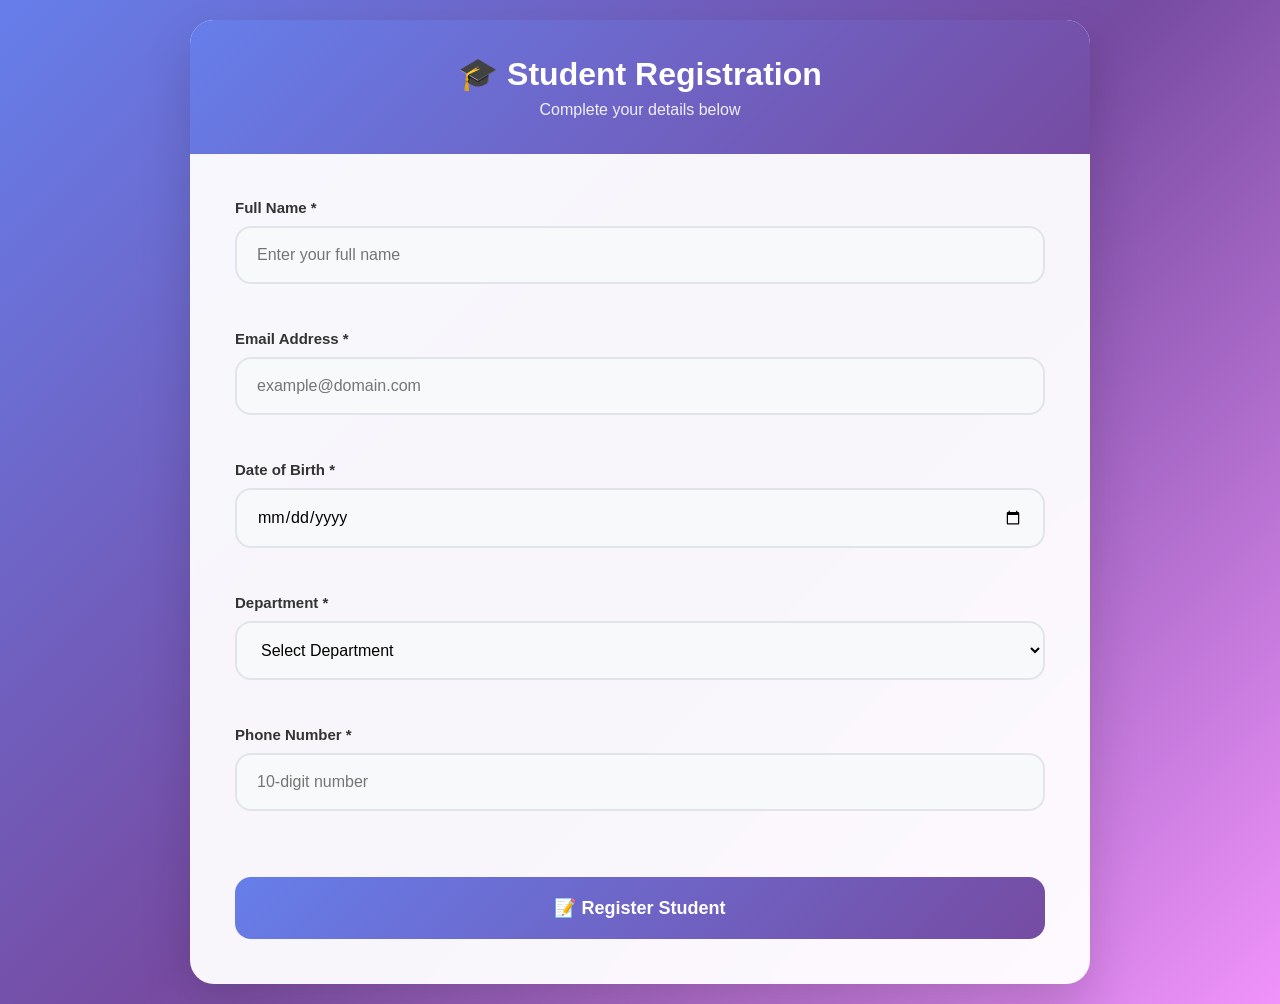
<file: index.html>
<!DOCTYPE html>
<html lang="en">
<head>
    <meta charset="UTF-8">
    <meta name="viewport" content="width=device-width, initial-scale=1.0">
    <title>Student Registration Form - HTML/CSS Only</title>
    <link rel="stylesheet" href="style.css">
</head>
<body>
    <div class="container">
        <div class="form-card">
            <div class="form-header">
                <h1>🎓 Student Registration</h1>
                <p>Complete your details below</p>
            </div>

            <form id="studentForm" class="registration-form" action="save_student.php" method="POST">



                <!-- Name -->
                <div class="input-group">
                    <label for="name">Full Name *</label>
                    <input type="text" id="name" name="name" placeholder="Enter your full name" required>
                    <span class="error-message" id="nameError">Name must be at least 2 characters</span>
                </div>

                <!-- Email -->
                <div class="input-group">
                    <label for="email">Email Address *</label>
                    <input type="email" id="email" name="email" placeholder="example@domain.com" required>
                    <span class="error-message" id="emailError">Please enter a valid email</span>
                </div>

                <!-- Date of Birth -->
                <div class="input-group">
                    <label for="dob">Date of Birth *</label>
                    <input type="date" id="dob" name="dob" required>
                    <span class="error-message" id="dobError">Date of birth is required</span>
                </div>

                <!-- Department -->
                <div class="input-group">
                    <label for="department">Department *</label>
                    <select id="department" name="department" required>
                        <option value="">Select Department</option>
                        <option value="Computer Science">Computer Science</option>
                        <option value="Information Technology">Information Technology</option>
                        <option value="Electronics">Electronics</option>
                        <option value="Mechanical">Mechanical</option>
                        <option value="Civil">Civil</option>
                        <option value="Chemical">Chemical</option>
                    </select>
                    <span class="error-message" id="deptError">Please select a department</span>
                </div>

                <!-- Phone -->
                <div class="input-group">
                    <label for="phone">Phone Number *</label>
                    <input type="tel" id="phone" name="phone" placeholder="10-digit number" pattern="[0-9]{10}" required>
                    <span class="error-message" id="phoneError">Enter valid 10-digit phone number</span>
                </div>

                <!-- Submit Button -->
                <button type="submit" class="submit-btn">
                    <span>📝 Register Student</span>
                </button>
            </form>

            <!-- Success/Status Message -->
            <div class="status-message" id="statusMessage">
                <div class="success-box">
                    <span>✅ Student registered successfully!</span>
                    <div class="student-data" id="studentData"></div>
                </div>
            </div>

            <!-- Students List -->
            <div class="students-section" id="studentsSection">
                <h3>📋 Registered Students</h3>
                <div class="students-list" id="studentsList">
                    <!-- Students will appear here -->
                </div>
            </div>
        </div>
    </div>
    <script src="script.js"></script>


</body>
</html>
</file>
<file: style.css>
* {
    margin: 0;
    padding: 0;
    box-sizing: border-box;
}

body {
    font-family: 'Segoe UI', Tahoma, Geneva, Verdana, sans-serif;
    background: linear-gradient(135deg, #667eea 0%, #764ba2 50%, #f093fb 100%);
    min-height: 100vh;
    padding: 20px;
    display: flex;
    align-items: center;
    justify-content: center;
}

.container {
    width: 100%;
    max-width: 900px;
}

.form-card {
    background: rgba(255, 255, 255, 0.95);
    backdrop-filter: blur(10px);
    border-radius: 24px;
    box-shadow: 0 25px 50px rgba(0, 0, 0, 0.15);
    overflow: hidden;
    animation: slideUp 0.8s ease-out;
}

@keyframes slideUp {
    from {
        opacity: 0;
        transform: translateY(40px);
    }
    to {
        opacity: 1;
        transform: translateY(0);
    }
}

.form-header {
    background: linear-gradient(135deg, #667eea 0%, #764ba2 100%);
    color: white;
    padding: 35px;
    text-align: center;
}

.form-header h1 {
    font-size: 32px;
    margin-bottom: 8px;
    font-weight: 700;
}

.form-header p {
    opacity: 0.9;
    font-size: 16px;
}

.registration-form {
    padding: 45px;
}

.input-group {
    margin-bottom: 25px;
    position: relative;
}

.input-group label {
    display: block;
    margin-bottom: 10px;
    font-weight: 600;
    color: #333;
    font-size: 15px;
}

.input-group input,
.input-group select {
    width: 100%;
    padding: 18px 20px;
    border: 2px solid #e1e5e9;
    border-radius: 16px;
    font-size: 16px;
    background: #f8f9fa;
    transition: all 0.3s ease;
    font-family: inherit;
}

.input-group input:focus,
.input-group select:focus {
    outline: none;
    border-color: #667eea;
    background: white;
    box-shadow: 0 0 0 4px rgba(102, 126, 234, 0.1);
    transform: translateY(-2px);
}

.error-message {
    color: #e74c3c;
    font-size: 13px;
    margin-top: 6px;
    display: block;
    opacity: 0;
    transform: translateY(5px);
    transition: all 0.3s ease;
}

.error-message.show {
    opacity: 1;
    transform: translateY(0);
}

.input-group.error input,
.input-group.error select {
    border-color: #e74c3c;
    background: #fff5f5;
    animation: shake 0.5s ease-in-out;
}

@keyframes shake {
    0%, 100% { transform: translateX(0); }
    25% { transform: translateX(-5px); }
    75% { transform: translateX(5px); }
}

.submit-btn {
    width: 100%;
    padding: 20px;
    background: linear-gradient(135deg, #667eea 0%, #764ba2 100%);
    color: white;
    border: none;
    border-radius: 16px;
    font-size: 18px;
    font-weight: 600;
    cursor: pointer;
    transition: all 0.3s ease;
    margin-top: 20px;
    position: relative;
    overflow: hidden;
}

.submit-btn:hover {
    transform: translateY(-3px);
    box-shadow: 0 15px 30px rgba(102, 126, 234, 0.4);
}

.submit-btn:active {
    transform: translateY(-1px);
}

.status-message {
    padding: 0 45px 45px;
    display: none;
}

.success-box {
    background: linear-gradient(135deg, #d4edda 0%, #c3e6cb 100%);
    border: 1px solid #c3e6cb;
    border-radius: 16px;
    padding: 25px;
    text-align: center;
    animation: slideUp 0.5s ease-out;
}

.success-box span {
    font-weight: 600;
    color: #155724;
    font-size: 16px;
    display: block;
    margin-bottom: 15px;
}

.student-data {
    background: white;
    padding: 20px;
    border-radius: 12px;
    font-size: 14px;
    line-height: 1.6;
}

.students-section {
    display: none;
    padding: 0 45px 45px;
    border-top: 1px solid #e1e5e9;
}

.students-section h3 {
    color: #333;
    margin-bottom: 25px;
    font-size: 22px;
}

.student-entry {
    background: linear-gradient(135deg, #f8f9fa 0%, #e9ecef 100%);
    border: 1px solid #dee2e6;
    border-radius: 16px;
    padding: 25px;
    margin-bottom: 20px;
    animation: slideUp 0.4s ease-out;
    opacity: 0;
    transform: translateY(20px);
    transition: all 0.3s ease;
}

.student-entry.show {
    opacity: 1;
    transform: translateY(0);
}

.student-entry dl {
    display: grid;
    grid-template-columns: 150px 1fr;
    gap: 12px 20px;
}

.student-entry dt {
    font-weight: 600;
    color: #495057;
    font-size: 14px;
}

.student-entry dd {
    margin: 0;
    color: #212529;
    font-size: 15px;
}

.empty-state {
    text-align: center;
    padding: 60px 20px;
    color: #6c757d;
    font-style: italic;
}

.empty-state::before {
    content: "📭";
    display: block;
    font-size: 48px;
    margin-bottom: 20px;
    opacity: 0.5;
}

/* Responsive Design */
@media (max-width: 768px) {
    body {
        padding: 15px;
    }
    
    .form-header {
        padding: 25px 20px;
    }
    
    .registration-form,
    .status-message,
    .students-section {
        padding: 30px 20px;
    }
    
    .student-entry dl {
        grid-template-columns: 1fr;
        gap: 8px 0;
    }
}

@media (max-width: 480px) {
    .form-header h1 {
        font-size: 24px;
    }
    
    .submit-btn {
        padding: 18px;
        font-size: 16px;
    }
}
</file>
